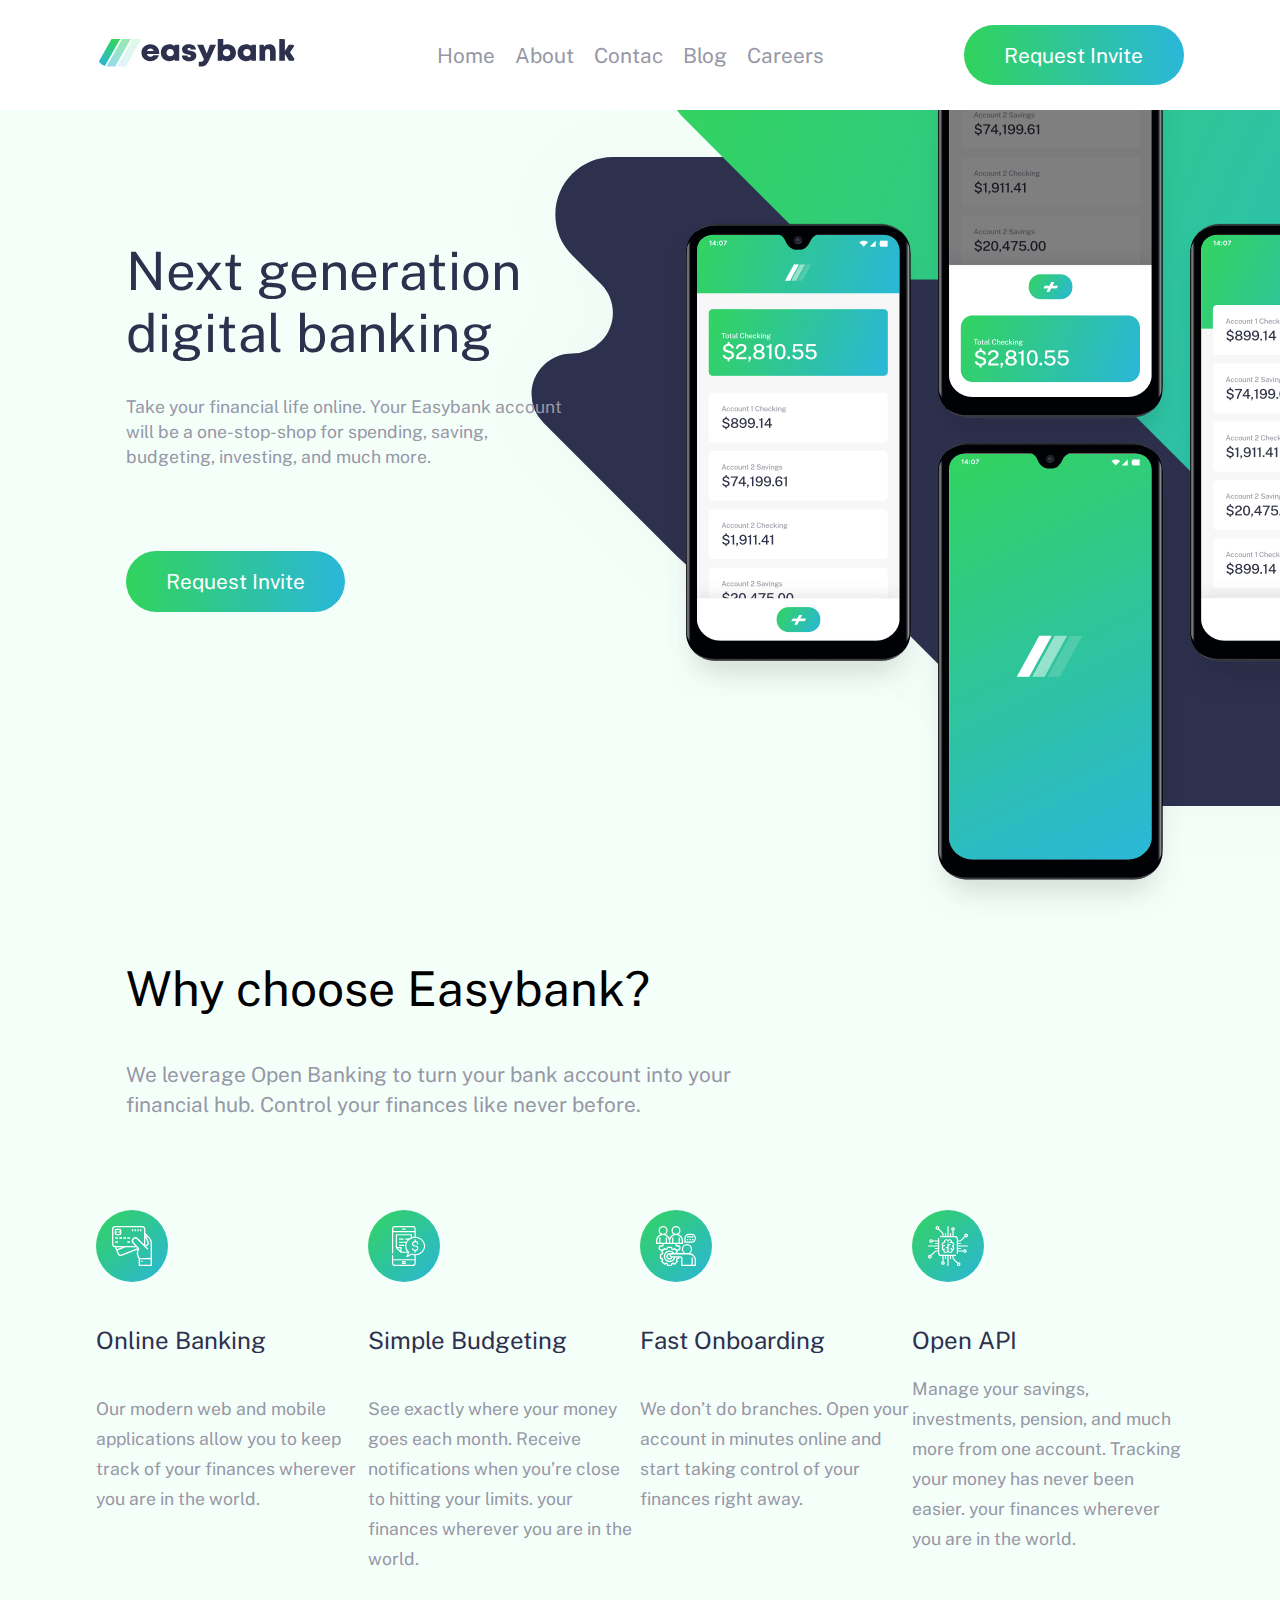
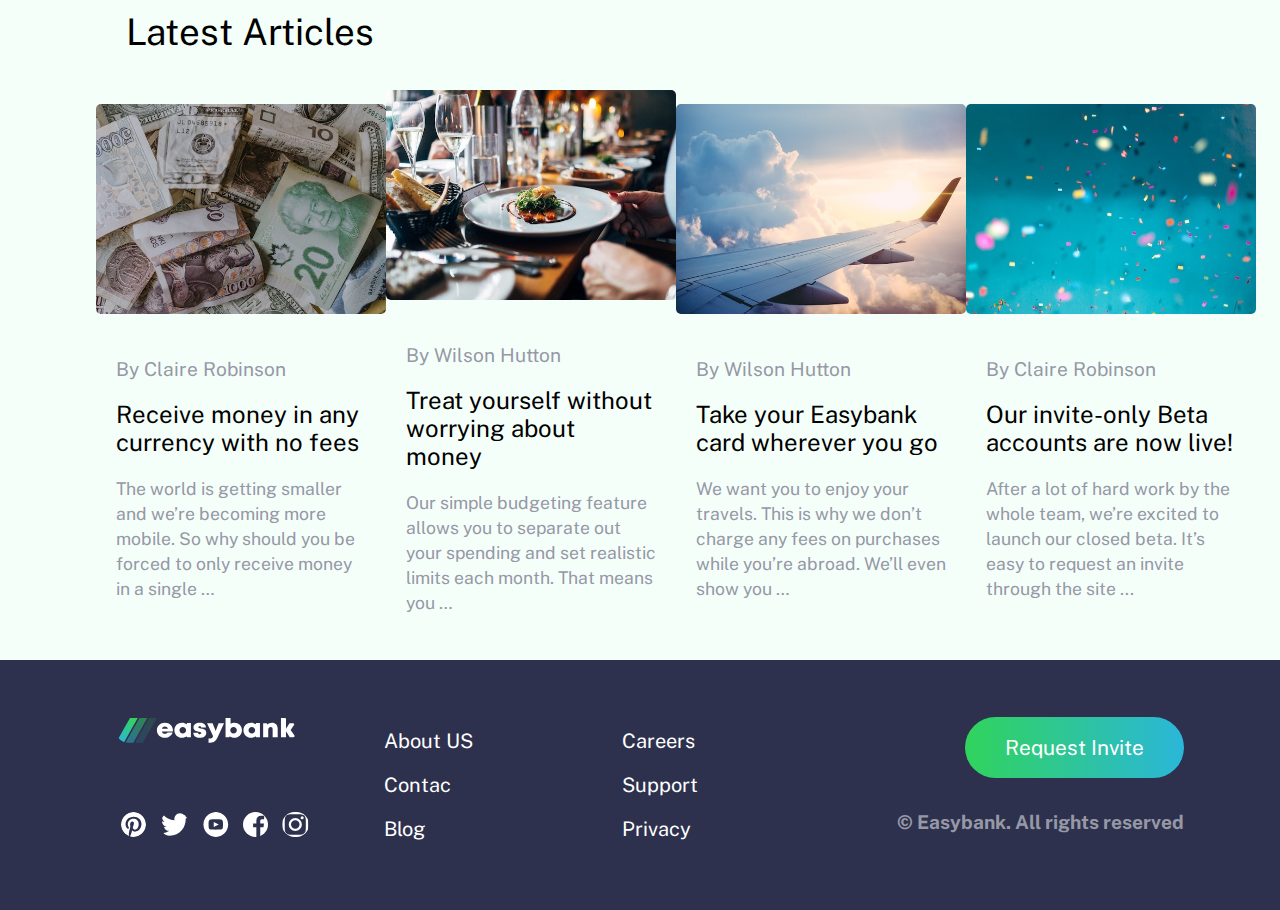
<file: Frontend/Reto03/index.html>
<!DOCTYPE html>
<html lang="en">

<head>
    <meta charset="UTF-8">
    <meta name="viewport" content="width=device-width, initial-scale=1.0">
    <link rel="stylesheet" href="./css/style.css">
    <link href="https://fonts.googleapis.com/css?family=Public+Sans:300,400&display=swap" rel="stylesheet" />
    <title>Easybank | Landing Page</title>
</head>

<body>
    <img src="./img/bg-intro-desktop.svg" alt="" class="body__img">
    <nav class="nav">
        <div class="nav__contenedor">
            <a href="#"><img src="./img/logo.svg" alt="" class="nav__contenedor__img"> </a>
            <div class="nav__contenedor__menu">
                <ul class="nav__contenedor__menu__navbar">
                    <li class="nav__contenedor__menu__navbar__item"> <a href="#" class="nav__contenedor__menu__navbar__link">Home</a></li>
                    <li class="nav__contenedor__menu__navbar__item"> <a href="#" class="nav__contenedor__menu__navbar__link">About</a></li>
                    <li class="nav__contenedor__menu__navbar__item"> <a href="#" class="nav__contenedor__menu__navbar__link">Contac</a></li>
                    <li class="nav__contenedor__menu__navbar__item"> <a href="#" class="nav__contenedor__menu__navbar__link">Blog</a></li>
                    <li class="nav__contenedor__menu__navbar__item"> <a href="#" class="nav__contenedor__menu__navbar__link">Careers</a></li>
                </ul>
            </div>
            <a href="#" class="nav__contenedor__boton">Request Invite</a>
        </div>
    </nav>
    <main>
        <div class="main__contenedor">
            <div class="main__contenedor__info">
                <div class="main__contenedor__info__principal">
                    <h1 class="main__contenedor__titulo">
                        Next generation digital banking
                    </h1>
                    <p class="main__contenedor__parrafo">
                        Take your financial life online. Your Easybank account will be a
                        one-stop-shop for spending, saving, budgeting, investing, and much
                        more.
                    </p>
                    <a href="#" class="boton">Request Invite</a>

                </div>
                <div class="main__contenedor__info__img">
                    <img src="./img/image-mockups.png" alt="" class="img_cell">
                </div>
            </div>
        </div>
    </main>
    <section class="services">
        <div class="services__contenedor">
            <section class="services__contenedor__titulo">
                <div>
                    <h2 class="contenedor__titulo">Why choose Easybank?</h2>
                    <p class="contenedor__parrafo__titulo">We leverage Open Banking to turn your bank account into your
                        financial hub. Control your finances like never before.
                    </p>
                </div>
            </section>
            <section class="services__contenedor__servicios">
                <div class="services__contenedor__servicios__items">
                    <img src="./img/icon-online.svg" alt="" class="img__servicios">
                    <h4 class="font">Online Banking</h4>
                    <p class="servicios__parrafo">Our modern web and mobile applications allow you to keep track of
                        your finances wherever you are in the world.
                    </p>
                </div>
                <div class="services__contenedor__servicios__items">
                    <img src="./img/icon-budgeting.svg" alt="" class="img__servicios">
                    <h4 class="font">Simple Budgeting</h4>
                    <p class="servicios__parrafo">See exactly where your money goes each month. Receive
                        notifications when you’re close to hitting your limits. your finances wherever you are in the
                        world.
                    </p>
                </div>
                <div class="services__contenedor__servicios__items">
                    <img src="./img/icon-onboarding.svg" alt="" class="img__servicios">
                    <h4 class="font">Fast Onboarding</h4>
                    <p class="servicios__parrafo">We don’t do branches. Open your account in minutes online and
                        start taking control of your finances right away.
                    </p>
                </div>
                <div class="services__contenedor__servicios__items">
                    <img src="./img/icon-api.svg" alt="" class="img__servicios">
                    <h4 class="font">Open API</>
                    <p class="servicios__parrafo">Manage your savings, investments, pension, and much more from one
                        account. Tracking your money has never been easier. your finances wherever you are in the world.
                    </p>
                </div>
            </section>
        </div>
    </section>
    <section class="articles">
        <div class="articles__contenedor">
            <h2>Latest Articles</h2>
            <section class="articles__contenedor__items">
                <div class="items">
                    <img src="./img/image-currency.jpg" alt="" class="items__img">
                    <div class="descripcion">
                        <h4>By Claire Robinson</h4>
                        <h3>Receive money in any currency with no fees</h3>
                        <p class="articulo1">
                            The world is getting smaller and we’re becoming more mobile. So
                            why should you be forced to only receive money in a single …
                        </p>
                    </div>
                </div>
                <div class="items">
                    <img src="./img/image-restaurant.jpg" alt="" class="items__img">
                    <div class="descripcion">
                        <h4>By Wilson Hutton</h4>
                        <h3>Treat yourself without worrying about money</h3>
                        <p class="articulo1">
                            Our simple budgeting feature allows you to separate out your
                            spending and set realistic limits each month. That means you …
                        </p>
                    </div>
                </div>
                <div class="items">
                    <img src="./img/image-plane.jpg" alt="" class="items__img">
                    <div class="descripcion">
                        <h4>By Wilson Hutton</h4>
                        <h3>Take your Easybank card wherever you go</h3>
                        <p class="articulo3">
                            We want you to enjoy your travels. This is why we don’t charge any
                            fees on purchases while you’re abroad. We’ll even show you …
                        </p>
                    </div>
                </div>
                <div class="items">
                    <img src="./img/image-confetti.jpg" alt="" class="items__img">
                    <div class="descripcion">
                        <h4>By Claire Robinson</h4>
                        <h3>Our invite-only Beta accounts are now live!</h3>
                        <p class="descripcion__article">
                            After a lot of hard work by the whole team, we’re excited to
                            launch our closed beta. It’s easy to request an invite through the
                            site ...
                        </p>
                    </div>
                </div>
            </section>
        </div>
    </section>


</body>
<footer class="footer">
    <div class="footer__contenedor">
        <div class="footer__contenedor__info">
            
            <div class="footer__contenedor__info__social">
                <img src="./img/logo-footer.svg" alt="" class="img_footer">
                <div class="social">
<a href="#"><img src="./img/icon-pinterest.svg" alt="" class="footer__social"></a>
<a href="#"><img src="./img/icon-twitter.svg" alt="" class="footer__social"></a>
                    <a href="#"><img src="./img/icon-youtube.svg" alt="" class="footer__social"></a>
                    <a href="#"><img src="./img/icon-facebook.svg" alt="" class="footer__social"></a>
                    <a href="#"><img src="./img/icon-instagram.svg" alt="" class="footer__social"></a>
                </div>
            </div>
        </div>
        <div class="footer__contenedor__menu1">
            <a href="#" class="footer__link1">About US</a>
            <a href="#" class="footer__link1">Contac</a>
            <a href="#" class="footer__link1">Blog</a>

        </div>
        <div class="footer__contenedor__menu2">
            <a href="#" class="footer__link2">Careers</a>
            <a href="#" class="footer__link2">Support</a>
            <a href="#" class="footer__link2">Privacy</a>
        </div>
        <div class="footer__contenedor__copyright">
            <a href="#" class="boton">Request Invite</a>
            <p class="footer_copy">&copy; Easybank. All rights reserved</p>
        </div>
    </div>

</footer>

</html>
</file>
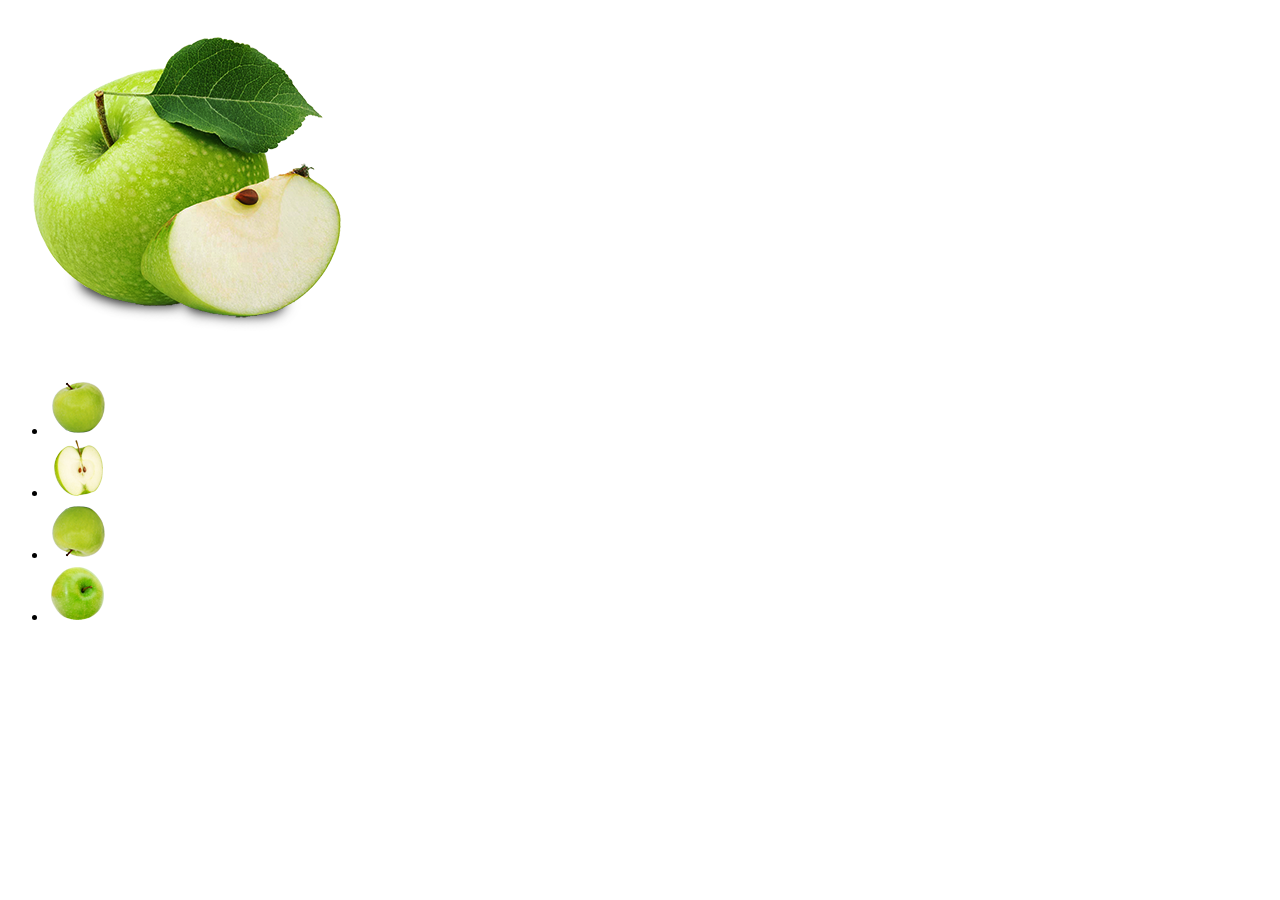
<file: Frontend/cards_01.html>
<!DOCTYPE html>
<html lang="en">
<head>
    <meta charset="UTF-8">
    <meta name="viewport" content="width=device-width, initial-scale=1.0">
    <title>Document</title>
</head>
<body>
    <section class="card">
        <!--inicio de Imagen-->
        <div class="card__img">
            <!--contenedor para sacar la imagen-->
            <div>
                <div>
                    <img src="./Trabajo1/img/manzana/manzana.png" alt="">
                </div>
                <div>
                    <ul>
                        <li><img src="./Trabajo1/img/manzana/manza_fase1_1.png" alt=""></li>
                        <li><img src="./Trabajo1/img/manzana/manza_fase1_2.png" alt=""></li>
                        <li><img src="./Trabajo1/img/manzana/manza_fase1_3.png" alt=""></li>
                        <li><img src="./Trabajo1/img/manzana/manza_fase1_4.png" alt=""></li>
                    </ul>

                </div>

            </div>            
        </div>
        <!--Término de imagen-->
        <!--Inicio de información-->
        <div class="card__info">

        </div>
        <!--Término de información-->

    </section>
    
</body>
</html>
</file>
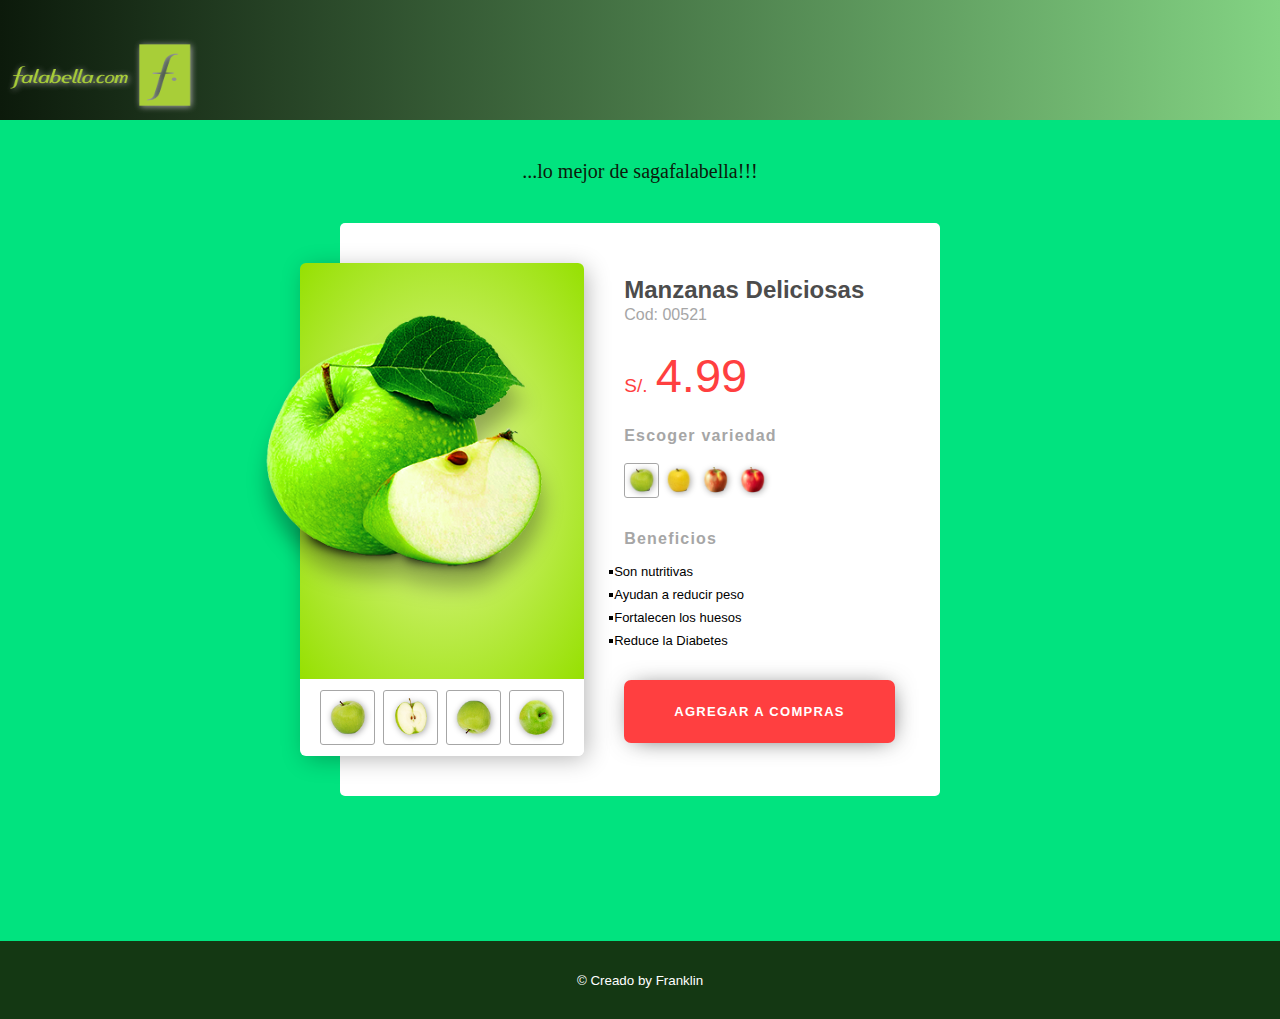
<file: Frontend/Reto01/cards_01.html>
<!DOCTYPE html>
<html lang="es">
<head>
    <meta charset="UTF-8">
    <link rel="stylesheet" href="./cards_01.css">
    <link rel="stylesheet" href="https://cdnjs.cloudflare.com/ajax/libs/font-awesome/5.13.1/css/all.min.css" integrity="sha512-xA6Hp6oezhjd6LiLZynuukm80f8BoZ3OpcEYaqKoCV3HKQDrYjDE1Gu8ocxgxoXmwmSzM4iqPvCsOkQNiu41GA==" crossorigin="anonymous" />
    <title>Cards 01</title>
</head>
<body>
    <header class="header">
        <img src="./img/falabella.png" alt="">
    </header>
    <section class="title">
        ...lo mejor de sagafalabella!!!
    </section>
    <section class="card">
        <!--inicio de Imagen-->
        <div class="card__img">
            <!--contenedor para sacar la imagen-->
            <div class="imgcontenedor">
                <div class="imgprincipal">
                    <div class="iconos">
                        <i class="fas fa-share"></i> 
                        <i class="fas fa-heart"></i>                                               
                    </div>
                    <img src="./img/manzana.png" alt="">
                </div>
                <div class="imgseleccion">
                    <ul>
                        <li><img src="./img/manza_fase1_1.png" alt=""></li>
                        <li><img src="./img/manza_fase1_2.png" alt=""></li>
                        <li><img src="./img/manza_fase1_3.png" alt=""></li>
                        <li><img src="./img/manza_fase1_4.png" alt=""></li>
                    </ul>

                </div>

            </div>            
        </div>
        <!--Término de imagen-->

        <!--Inicio de información-->
        <div class="card__info">
            <div class="titulo">
                <h1>Manzanas Deliciosas</h1>
                <span>Cod: 00521</span>                
            </div>
            <div class="precio">
                S/. <span>4.99</span>
            </div>
            <div class="h1 variedad">
                <h3>Escoger variedad</h3>
                <ul>
                    <li><img src="./img/manza_fase2_1.png" alt=""></li>
                    <li><img src="./img/manza_fase2_2.png" alt=""></li>
                    <li><img src="./img/manza_fase2_3.png" alt=""></li>
                    <li><img src="./img/manza_fase2_4.png" alt=""></li>
                </ul>

            </div>
            <div class="descripcion">
                <h3>Beneficios</h3>
                <ul>
                    <li>Son nutritivas</li>
                    <li>Ayudan a reducir peso</li>
                    <li>Fortalecen los huesos</li>
                    <li>Reduce la Diabetes</li>
                </ul>

            </div>
            <button class="botonagregar">
                AGREGAR A COMPRAS
            </button>

        </div>
        <!--Término de información-->

    </section>
    <footer class="pie">
       <small> &copy; Creado by Franklin</small>
    </footer>
    
</body>
</html>
</file>
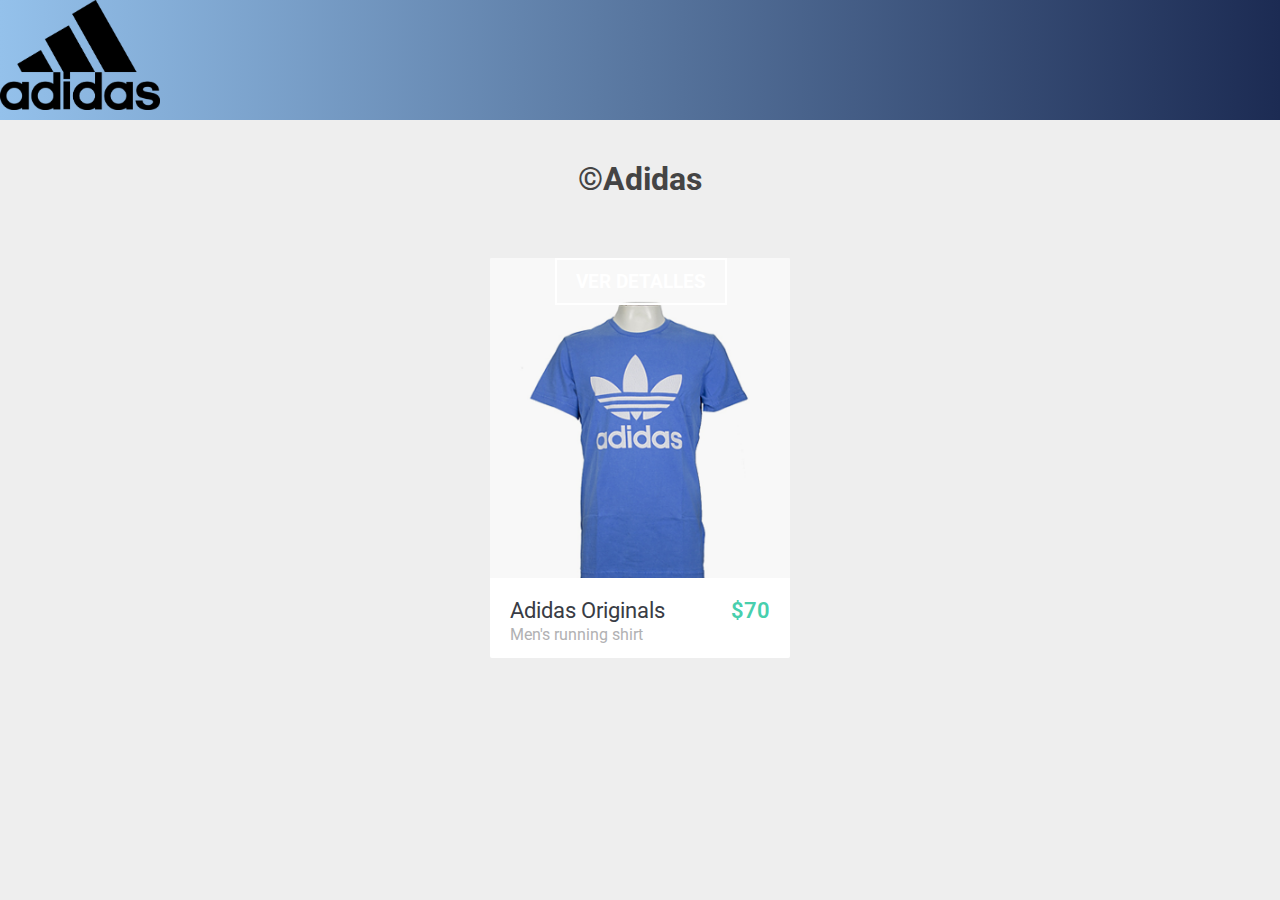
<file: Frontend/Reto01/cards_03.html>
<!DOCTYPE html>
<html lang="en">

<head>
     <meta charset="UTF-8" />
     <link rel="stylesheet" href="./cards_03.css" />
     <link rel="stylesheet" href="https://cdnjs.cloudflare.com/ajax/libs/font-awesome/5.13.1/css/all.min.css"
          integrity="sha512-xA6Hp6oezhjd6LiLZynuukm80f8BoZ3OpcEYaqKoCV3HKQDrYjDE1Gu8ocxgxoXmwmSzM4iqPvCsOkQNiu41GA=="
          crossorigin="anonymous" />
     <title>Document</title>
</head>

<body>
     <header class="header">
          <img src="./img/adidas.png" alt="">
     </header>
     <main>
          <h1> &copy;Adidas</h1>
          <section class="cards">
               <!--Contenedor-->
               <div class="card">
                    <!--Bloque 1-->
                    <div class="card__imagen">
                         <img src="./img/polo.png" alt="" />
                    </div>

                    <!--Bloque 2-->
                    <div class="card__info">
                         <div class="contenedorinfo">

                              <span class="polo_precio">$70</span>
                              <span class="polo_nombre">Adidas Originals</span>
                              <p>Men's running shirt</p>
                              <div class="opciones">
                                   <strong>SIZES</strong>
                                   <span>XS, S, M, L, XL, XXL</span>
                                   <strong>COLORS</strong>
                                   <div class="color">
                                        <div class="azul"><span></span></div>
                                        <div class="rojo"><span></span></div>
                                        <div class="blanco"><span></span></div>
                                        <div class="verde"><span></span></div>
                                   </div>
                              </div>

                         </div>
                    </div>
               </div>
               <div class="detalles">Ver detalles</div>

          </section>
     </main>
</body>

</html>
</file>
<file: Frontend/Reto03/css/style.css>
@import url("https://fonts.googleapis.com/css2?family=Public+Sans:ital,wght@0,300;1,400;1,700&display=swap");
* {
  margin: 0;
  box-sizing: border-box;
  padding: 0;
}
/* Variables */
:root {
  --lime-green: hsl(136, 65%, 51%);
  --bright-cyan: hsl(192, 70%, 51%);
  --grayish-blue: hsl(233, 8%, 62%);
  --text-color: hsl(233, 26%, 24%);
}

body {
  background-color: mintcream;
  font-family: "Public Sans", sans-serif;
}
.body__img {
  /*background-color: darkgoldenrod;*/
  position: absolute;
  z-index: -2;
  padding-right: -200px;
  right: -450px;
  top: -150px;
}

/*  -----Start Nav------  */
.nav {
  background-color: white;
  height: 110px;
}
.nav__contenedor {
  width: 85%;
  height: 100%;
  /*background-color: rgb(233, 122, 205);*/
  margin: 0 auto;
  display: flex;
  justify-content: center;
  align-items: center;
}
.nav__contenedor__img {
  /*background-color: darkseagreen;*/
  width: 200px;
}
.nav__contenedor__menu {
  /*background-color: darksalmon;*/
  flex: 1;
}
.nav__contenedor__menu__navbar {
  display: flex;
  justify-content: center;
  align-items: center;
}
.nav__contenedor__menu__navbar__item {
  list-style: none;
  padding: 10px;
}
.nav__contenedor__menu__navbar__link {
  text-decoration: none;
  color: var(--grayish-blue);
  font-size: 1.3rem;
  font-weight: 400; 
  border: none;
  outline: none;  
}
.nav__contenedor__menu__navbar__item:hover{
margin-bottom: 2px blue;
padding: 10px;
  transition: all 0.1s ease;
}
.nav__contenedor__menu__navbar__link:hover{
  color: var(--lime-green);
  font-size: 1.4rem;
  font-weight: 700; 
}
.nav__contenedor__boton {
  background: -webkit-linear-gradient(
    left,
    var(--lime-green),
    var(--bright-cyan)
  );
  width: 220px;
  border-radius: 35px;
  height: 60px;
  padding: 1.1rem 2.5rem;
  color: white;
  font-size: 1.3rem;
  font-weight: 400;
  text-decoration: none;
}
/*  -------End Nav------   */

/*  ------- Start Main------   */
.main__contenedor{
  /*background-color: blueviolet;*/
  height: 850px;
  
}
.main__contenedor__info{
  width: 85%;
  height: 100%;
  margin: 0 auto;
  /*background-color: chartreuse;*/
  display: flex;
  justify-content: space-evenly;
 /* align-items: center;*/
}
.main__contenedor__info__principal{
  /*background-color: chocolate;*/
  margin-left: 30px;
}
.main__contenedor__titulo{
padding: 130px 30px 10px 0;
font-size: 3.3rem;
font-weight: 400;
color: var(--text-color);
}
.main__contenedor__parrafo{
  width: 450px;
  font-size: 1.1rem;
  padding-bottom: 100px;
  /*background-color: darkblue;*/

}
.main__contenedor__info__img{
  /*background-color: crimson;*/
  position: relative;
  margin-top: -130px;
  margin-right: -250px;
  z-index: -1;
}
/*  -------End Main------   */

/*   ------Start Services-------   */

.services{
  /*background-color: crimson;*/
  height: 650px;
}
.services__contenedor{
  /*background-color: cyan;*/
  width: 85%;
  height: 100%;
  margin: 0 auto;
}
.contenedor__titulo{
  padding-left: 30px;
  font-size: 3rem;
  font-weight: 400;
  /*background-color: blue;*/
  margin: 0;  
}
.contenedor__parrafo__titulo{
  /*background-color: blueviolet;*/
  margin-left: 30px;
  width: 60%;
  font-size: 1.3rem;
  line-height: 30px;

}
.services__contenedor__servicios{
  /*background-color: darkslategrey;*/
  display: flex;
  justify-content:space-evenly;
  
}
.services__contenedor__servicios__items{
  /*background-color: darkmagenta;*/
  width: 290px;
  height: 100%;  
  align-items: center;  
}
.font{
  color: var(--text-color);
  font-size: 1.5rem;
  font-weight: 400;
}
.servicios__parrafo{
  line-height: 30px;
}
.img__servicios{
  padding-top: 90px;
}
/*  -------End Services------   */

/*   ------Start Articles-------   */
.articles{
  /*background-color: aqua;*/
  height: 650px; 
}
h2{
  margin-left: 30px;
  font-size: 2.3rem;
  font-weight: 400;
  height: 80px;
  display: block;
}
.articles__contenedor{
  /*background-color: blueviolet;*/
  width: 85%;
  height: 100%;
  margin: 0 auto;
  align-items: center;
}
.articles__contenedor__items{
  /*background-color: chartreuse;*/
  display: flex;
  justify-content: space-evenly;
  align-items: center;
}
.items{
  /*background-color: crimson;*/
  width: 290px;
  height: 100%;
}
.items__img{
  width: 290px;
  height: 210px;
  border-radius:5px;
}
img{
  border-radius: 20px;
}
.descripcion{
  width: 250px;
  margin-left: 20px;
}
h4{
  padding: 40px 0px 20px 0px;
  font-size: 1.2rem;
  font-weight: 400;
  color: var(--grayish-blue);
}
h3{
  font-size: 1.5rem;
  font-weight: 400;
}
p{
  padding: 20px 0px 0px 0px;
  color: var(--grayish-blue);
  font-size: 1.1rem;
  font-weight: 400;
  line-height: 25px;

}

/*  -------End articles------   */

/*   ------Start Footer-------   */
.footer {
  background-color: var(--text-color);
  height: 250px;
}
.footer__contenedor {
  width: 85%;
  height: 100%;
  margin: 0 auto;
  display: flex;
  justify-content: space-evenly;
  align-items: center;
}
.footer__contenedor__info {
  /*background-color: sandybrown;*/
  flex: 1;
  height: 70%;
  padding: 20px;
  align-items: center;
  display: flex;
}
.footer__contenedor__info__social {
  margin: 0;
  /*background-color: aqua;*/
  height: 100%;
  align-items: center;
}
.img_footer {
  margin-bottom: 60px;
  padding: 0, 100px;
  width: 180px;
}
.footer__social {
  height: 25px;
  margin: 5px;
}
.footer__contenedor__menu1 {
  /*background-color: skyblue;*/
  flex: 1;
  text-decoration: none;
  color: #fff;
}
.footer__link1 {
  /*background-color: rgb(149, 104, 158);*/
  flex: 1;
  text-decoration: none;
  color: #fff;
  display: block;
  font-size: 20px;
  font-weight: 400;
  padding: 10px;
}
.footer__link1:hover{
  color: var(--lime-green);
}
.footer__link2 {
  /*background-color: rgb(149, 104, 158);*/
  flex: 1;
  text-decoration: none;
  color: #fff;
  display: block;
  font-size: 20px;
  font-weight: 400;
  padding: 10px;
}
.footer__link2:hover{
  color: var(--lime-green);
}
.footer__contenedor__copyright {
  /*background-color: slategrey;*/
  flex: 2;
  text-align: right;
  margin: 0;  
}
.boton{
  background: -webkit-linear-gradient(
    left,
    var(--lime-green),
    var(--bright-cyan)
  );
  width: 220px;
  border-radius: 35px;
  height: 55px;
  padding: 1.1rem 2.5rem;
  color: white;
  font-size: 1.3rem;
  font-weight: 400;
  text-decoration: none;
  cursor: pointer;

  
}
.footer_copy{
  padding-top: 50px;
  font-size: 1.2rem;
  font-weight: 700;
  color: var(--grayish-blue);
}

/* -----End Footer---- */
</file>
<file: Frontend/Reto01/cards_01.css>
*{
margin:0;
box-sizing:border-box;
padding: 0;
}

:root{
    --color-primario: #4c4c4c;
    --color-secundario: #a6a6a6;
    --color-resaltador: #ff3f40;
}
body{
    display: grid;
    grid-template-columns: 1fr;
    font-family: Arial, Helvetica, sans-serif;
    background-color: #01e37f;
}
header {
    height: 120px;
    background: -webkit-linear-gradient(left, #0c1a0b, #83d383);   
  }

h3{
    font-size: 16px;
    letter-spacing: 1.2px;
    color: var( --color-secundario);
}
img{
    max-width: 100%;
    filter: drop-shadow(1px 1px 3px var(--color-secundario));
}

.title{
    text-align: center;
    color: #0c1a0b;
    font-size: 20px;
    font-family: cursive;
    margin: 40px auto 40px auto;
}
.header img{
    width: 200px;
    height: 150px;
}
.card{
    display: grid;
    grid-template-columns: 0.9fr 1fr;
    margin: auto;
    padding: 40px 0;
    min-width: 600px;
    background-color: #fff;
    border-radius: 5px;
}
.card__img{
    position: relative;
}
.imgcontenedor{
    position: absolute;
    left: -40px;
    display: grid;
    grid-template-rows: 1fr;
    width: 100%;
    height: 100%;
    border-radius: 6px;
    box-shadow: 4px 4px 25px -2px rgba(0, 0, 0, 0.3);
}
.imgprincipal{
    border-radius: 6px 6px 0 0;
    background-color: #9be010;
    background: radial-gradient(#e5f89e, #96e001);

}

.imgprincipal .iconos{
    display: flex;
    justify-content: space-between;
    padding: 13px;
    color: #fff;
    cursor: pointer;
}
.imgprincipal img{
    position: absolute;
    left: -56px;
    max-width: 110%;
    filter: saturate(150%) contrast(120%) hue-rotate(10deg) drop-shadow(1px 20px 10px rgba(0,0,0,0.3));

}
.imgseleccion{
    padding: 11px 16px;
    border-radius: 0 0 6px 6px;
    background-color: #fff;
    
}
.imgseleccion ul {
    display: flex;
    justify-content: space-around;
}
.imgseleccion li{
    list-style: none;
    float: left;
    width: 55px;
    height: 55px;
    padding: 7px;
    border: 1px solid var(--color-secundario);
    border-radius: 3px;
}

.card__info{
    padding: 13px 0;    
}
.titulo h1{
    margin-bottom: 2px;
    color: var(--color-primario);
    font-size: 24px;
    font-weight: 900;
}
.titulo span{
    font-size: 0.7;
    color: var(--color-secundario);
}
.precio{
    margin: 24px 0;
    color: var(--color-resaltador);
    font-size: 19px;
}
.precio span{
    padding-left: 3px;
    font-size: 47px;
}
.variedad{
    overflow: auto;
}
.variedad h3{
    margin-bottom: 18px;
}
.variedad li{
    float: left;
    width: 35px;
    height: 35px;
    padding: 3px;
    border: 1px solid transparent;
    border-radius: 3px;
    cursor: pointer;
}
.variedad li:first-child{
    border: 1px solid var(--color-secundario);
}
.variedad li:hover{
    border: 1px solid var(--color-secundario);
    }
.variedad li:not(:first-child){
    margin-left: 2px;
}

.descripcion{
clear: left;
margin: 32px 0;
}
.descripcion h3{
    margin-bottom: 16px;
}
.descripcion ul{
    font-size: 13px;
    list-style:square;
    margin-top: 16px;
}
.descripcion li{
    text-indent: -10px;
    margin-bottom: 8px;
}

.botonagregar{
    padding: 24px 50px;
    border: none;
    border-radius: 7px;
    font-size: 13px;
    font-weight: 700;
    letter-spacing: 1.3px;
    color: #fff;
    background-color: var(--color-resaltador);
    box-shadow: 2px 2px 25px -7px var(--color-primario);
    cursor: pointer;
}
.botonagregar:active{
    transform: scale(0.97);
}
.pie{
    margin-top: 145px;
    text-align: center;
    background-color: #143813;
    padding: 30px;
    color: #fff;

}
</file>
<file: Frontend/Reto01/cards_03.css>
@import url("https://fonts.googleapis.com/css2?family=Roboto&display=swap");

* {
  margin: 0;
  box-sizing: border-box;
  padding: 0;
}

body {
  background-color: #eee;
  font-family: "Roboto", sans-serif;
}
header {
  height: 120px;
  background: -webkit-linear-gradient(left, #94c1eb, #1c2b53); 
}
header img{
  width: 160px;
  height: 110px;
}

h1 {
  color: #444;
  text-align: center;
  margin: 40px 0;
}
.cards {
  padding: 0 50px 50px 50px;
  text-align: center;
}
.card {
  height: 400px;
  width: 300px;
  background-color: white;
  cursor: pointer;
  border-radius: 2px;
  overflow: hidden;
  display: inline-block;
  margin: 20px;
  text-align: left;
}
.card,
.card * {
  transition: all 0.2s ease;
}
.card__imagen {
  height: 80%;
  overflow: hidden;
  position: relative;
}
.card__imagen img {
  width: 100%;
  transform: translate(0, -10px);
  margin-top: 10px;
}
.card__info {
  padding: 20px;  
  position: relative;
  height: 20%;
}
.card:hover .card__imagen {
  height:50%;
}
.card:hover .card__imagen img {
   filter: brightness(0.5) ;
}
.card:hover .card__info {
  height: 20%;
}
.card:hover {
  box-shadow: #bbb 0px 0px 20px;
  transform: scale(1.05);  
}

.contenedorinfo .polo_nombre{
	font-size:22px;
	color:#393c45;	
}
.contenedorinfo p{
	font-size:16px;
	color:#b1b1b3;	
	padding:2px 0 20px 0;
}
.contenedorinfo .polo_precio{
	float:right;
	color:#48cfad;
	font-size:22px;
	font-weight:600;
}

.opciones{
	padding:2px 0 0;
}
.opciones strong{
	font-weight:700;
	color:#393c45;
  font-size:14px;
  text-align: left;
}
.opciones span{	
	color:#969699;
	font-size:14px;
	display:block;
	margin-bottom:8px;
}
.color div{
	margin-top:3px;
	width:15px; 
	height:15px; 	
	margin-right:5px;
	float:left;
}
.color div span{
	width:15px; 
	height:15px; 
	display:block;
	border-radius:50%;
}
.color div span:hover{
	width:17px;
	height:17px;
	margin:-1px 0 0 -1px;
}
div.azul span{background:#6e8cd5;}
div.rojo span{background:#f56060;}
div.verde span{background:#44c28d;}
div.blanco span{
	background:#fff;
	width:14px;
	height:14px; 
	border:1px solid #080808;
}
.detalles{
  position:absolute;
	top:258px;
	left:50%;
	margin-left:-85px;	
	border:2px solid #fff;
	color:#fff;
	font-size:19px;
	text-align:center;
	text-transform:uppercase;
	font-weight:700;
	padding:10px 0;
	width:172px;	
	opacity:1;

}
</file>
